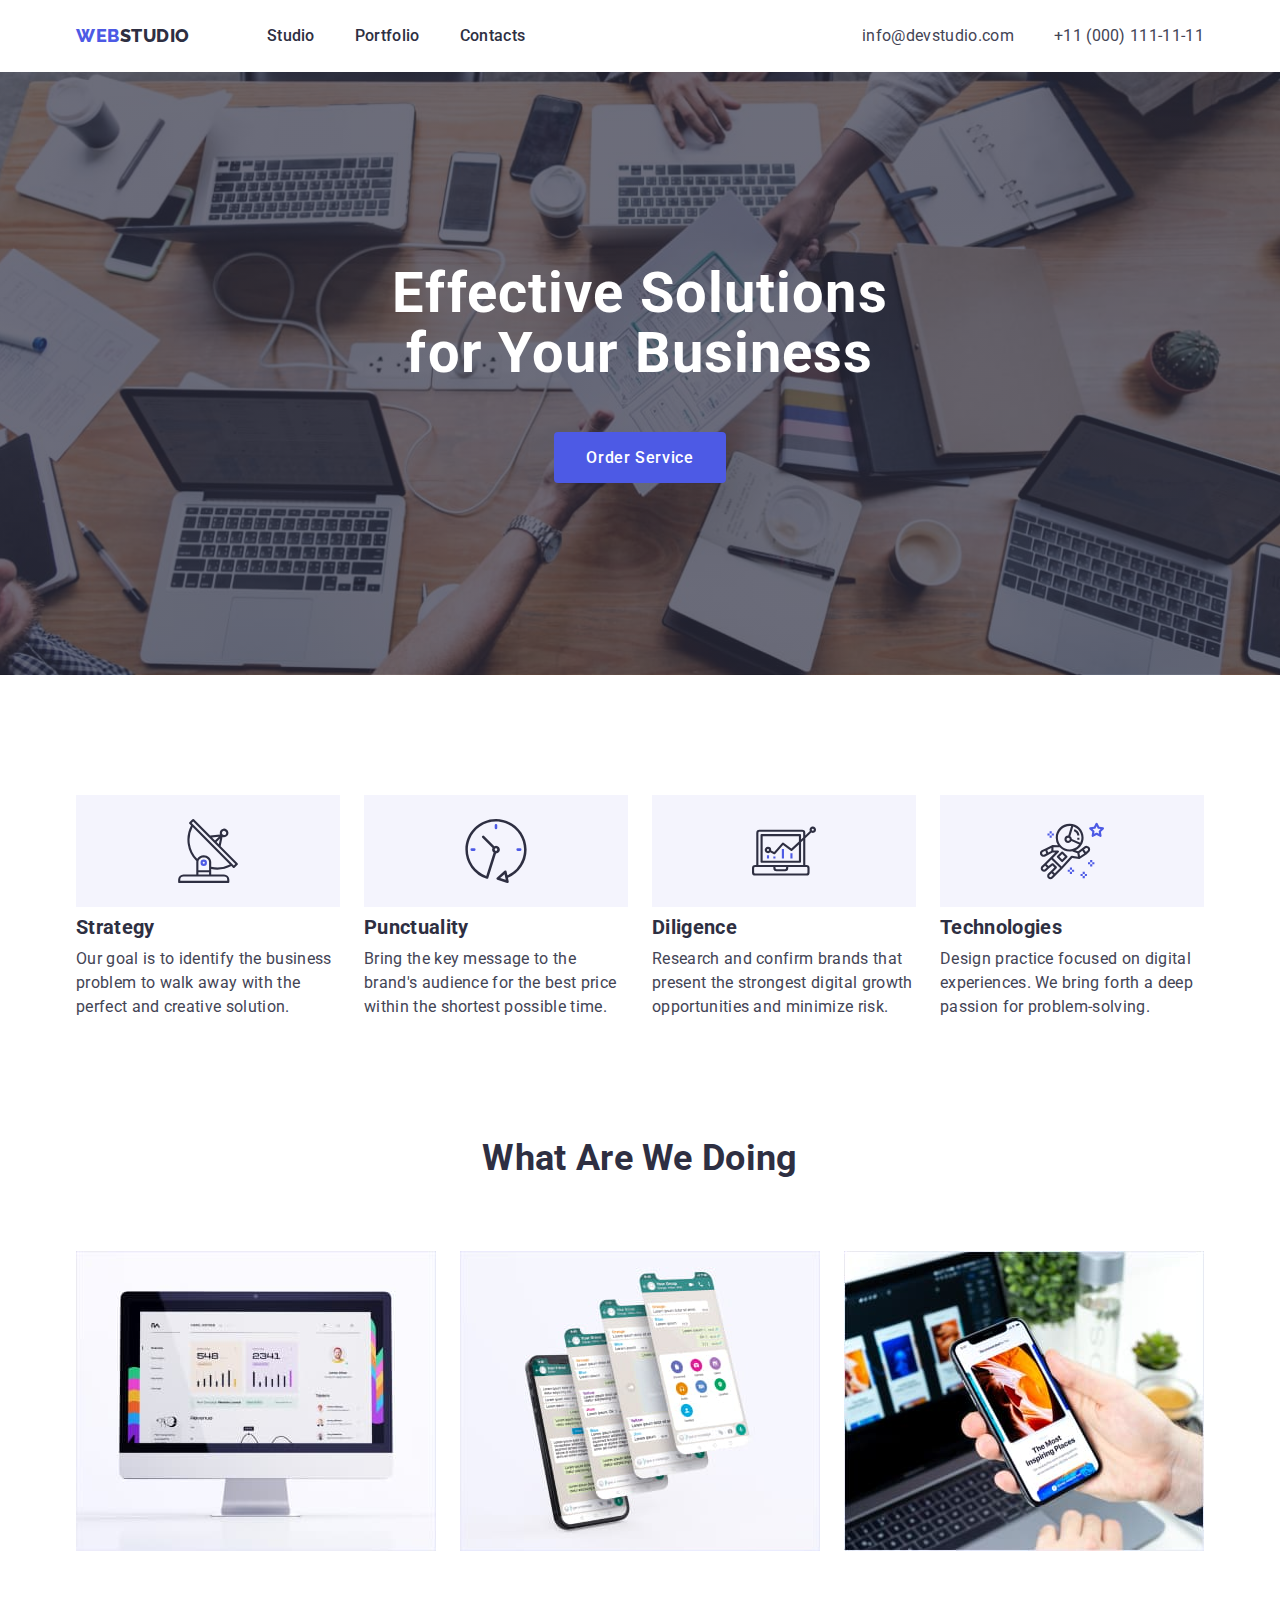
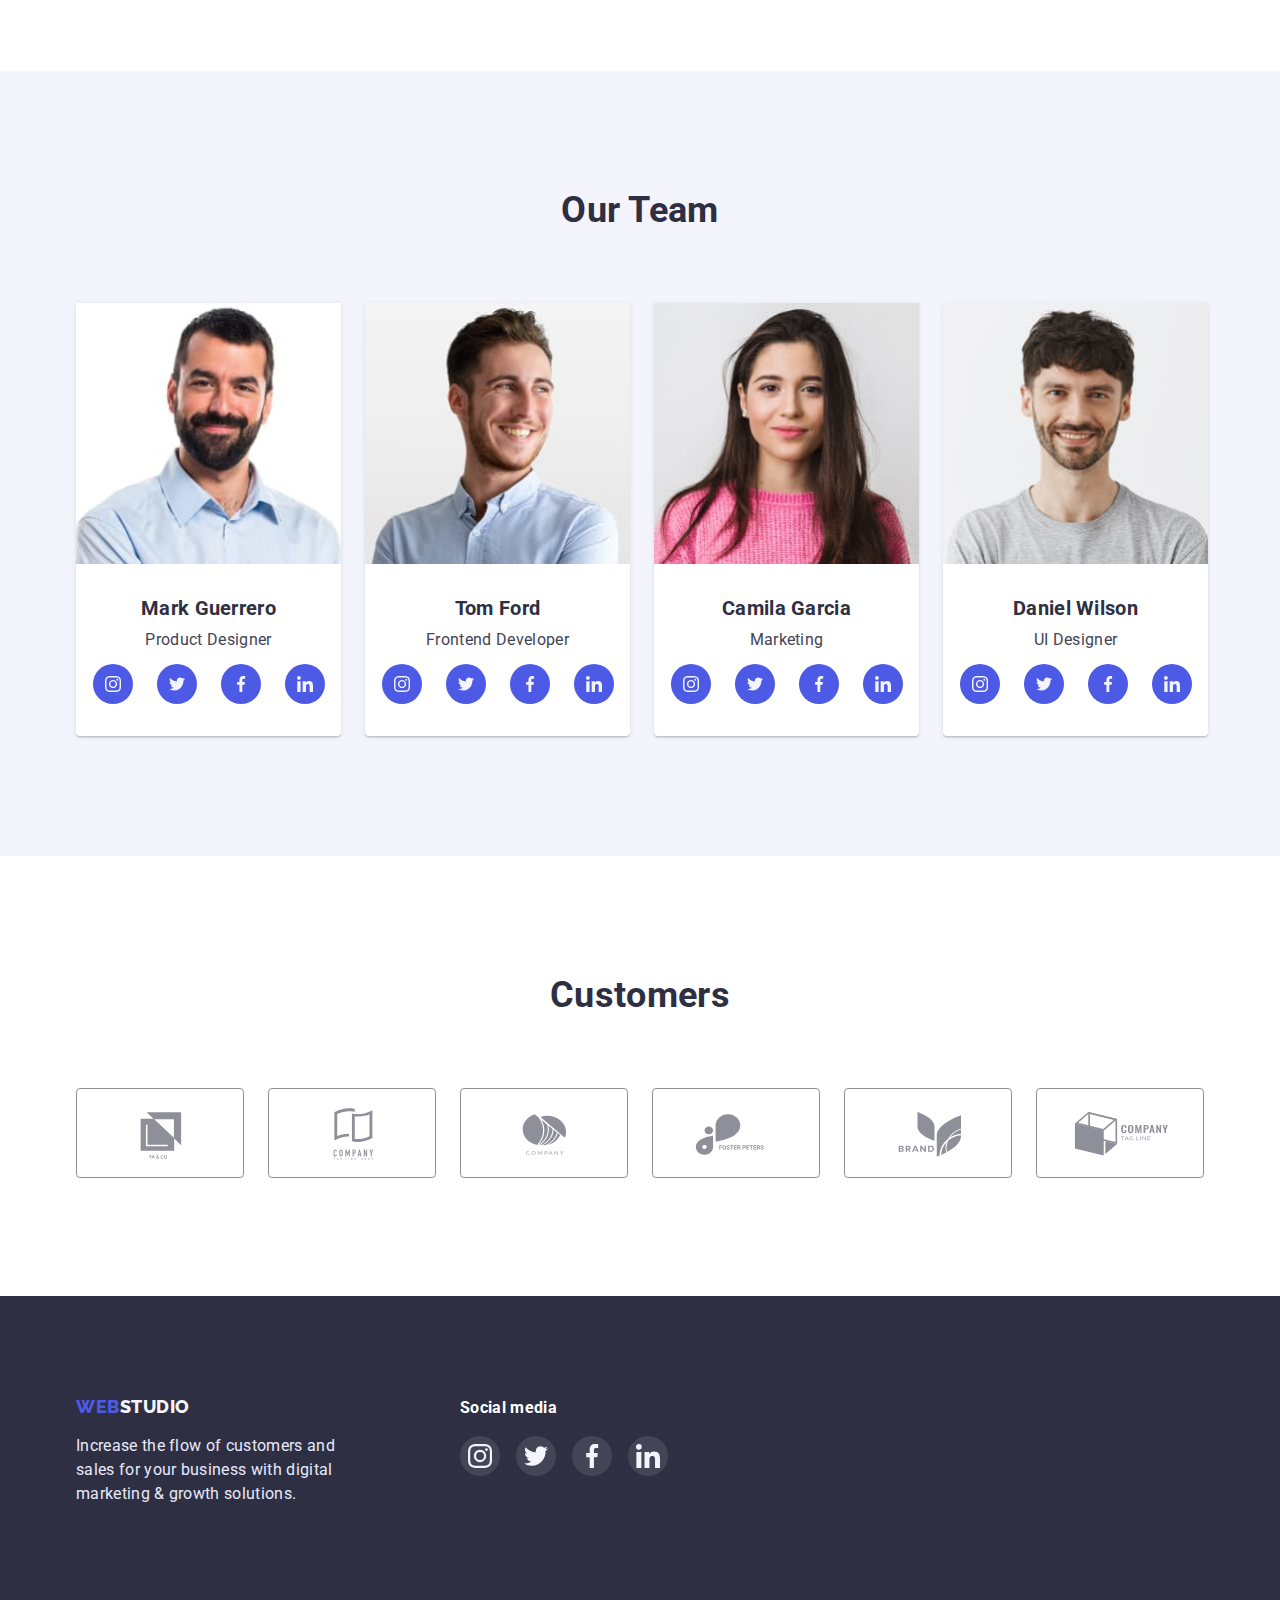
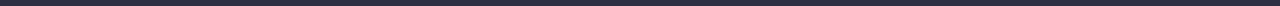
<file: index.html>
<!DOCTYPE html>
<html lang="en">
  <head>
    <meta charset="UTF-8" />
    <meta http-equiv="X-UA-Compatible" content="IE=edge" />
    <meta name="viewport" content="width=device-width, initial-scale=1.0" />
    <title>Webstudio</title>
    <link rel="preconnect" href="https://fonts.googleapis.com" />
    <link rel="preconnect" href="https://fonts.gstatic.com" crossorigin />
    <link
      href="https://fonts.googleapis.com/css2?family=Raleway:wght@700;800&family=Roboto:wght@400;500;700;900&display=swap"
      rel="stylesheet"
    />
    <link
      rel="stylesheet"
      href="https://cdn.jsdelivr.net/npm/modern-normalize@1.1.0/modern-normalize.min.css"
    />
    <link rel="stylesheet" href="./css/styles.css" />
  </head>
  <body>
    <!---INFO HEADER-->
    <header class="page-header">
      <div class="container page-header-container">
        <nav class="page-nav">
          <a class="logo-link link" href="./index.html"
            >Web<span class="logo-navy-blue">studio</span></a
          >
          <ul class="menu list">
            <li class="menu-item">
              <a class="menu-link link" href="">Studio</a>
            </li>
            <li class="menu-item">
              <a class="menu-link link" href="./portfolio.html">Portfolio</a>
            </li>
            <li class="menu-item">
              <a class="menu-link link" href="">Contacts</a>
            </li>
          </ul>
        </nav>
        <ul class="contact-information list">
          <li class="mail menu-contact">
            <a class="mail-adress link" href="mailto:info@devstudio.com"
              >info@devstudio.com</a
            >
          </li>
          <li class="tel menu-contact">
            <a class="phone-number link" href="tel:+110001111111"
              >+11 (000) 111-11-11</a
            >
          </li>
        </ul>
      </div>
    </header>

    <!--HERO-->
    <main>
      <section class="hero">
        <div class="container">
          <h1 class="hero-title">Effective Solutions for Your Business</h1>
          <button class="button-order" type="button">Order Service</button>
        </div>
      </section>

      <!--SECTION 1 FEATURE-->
      <section class="section-feature">
        <div class="container">
          <h2 class="visually-hidden titel">Feature</h2>
          <ul class="list feature-list">
            <li class="feature-item">
              <div class="bg-feature-item">
                <svg width="64" height="64">
                  <use href="./images/icons.svg#antenna"></use>
                </svg>
              </div>
              <h3 class="subtitle">Strategy</h3>
              <p class="text">
                Our goal is to identify the business problem to walk away with
                the perfect and creative solution.
              </p>
            </li>
            <li class="feature-item">
              <div class="bg-feature-item">
                <svg width="64" height="64">
                  <use href="./images/icons.svg#clock"></use>
                </svg>
              </div>
              <h3 class="subtitle">Punctuality</h3>
              <p class="text">
                Bring the key message to the brand's audience for the best price
                within the shortest possible time.
              </p>
            </li>
            <li class="feature-item">
              <div class="bg-feature-item">
                <svg width="64" height="64">
                  <use href="./images/icons.svg#diagram"></use>
                </svg>
              </div>
              <h3 class="subtitle">Diligence</h3>
              <p class="text">
                Research and confirm brands that present the strongest digital
                growth opportunities and minimize risk.
              </p>
            </li>
            <li class="feature-item">
              <div class="bg-feature-item">
                <svg width="64" height="64">
                  <use href="./images/icons.svg#astronaut"></use>
                </svg>
              </div>
              <h3 class="subtitle">Technologies</h3>
              <p class="text">
                Design practice focused on digital experiences. We bring forth a
                deep passion for problem-solving.
              </p>
            </li>
          </ul>
        </div>
      </section>

      <!--SECTION 2 WHAT ARE WE DOING-->
      <section class="section">
        <div class="container">
          <h2 class="titel">What are we doing</h2>
          <ul class="list work">
            <li>
              <img
                src="./images/monitorscreen.jpg"
                alt="computer screen"
                width="360"
              />
            </li>
            <li>
              <img
                src="./images/phonescreen.jpg"
                alt="mobile phone interface"
                width="360"
              />
            </li>
            <li>
              <img
                src="./images/phoneinheand.jpg"
                alt="phone in heand"
                width="360"
              />
            </li>
          </ul>
        </div>
      </section>

      <!--SECTION 3 ABOUT OUR TEAM-->
      <section class="team section">
        <div class="container">
          <h2 class="titel">Our Team</h2>
          <ul class="list team-members">
            <li class="team-list">
              <img
                src="./images/markguerrero.jpg"
                alt="Mark Guerrero photo"
                width="265"
              />
              <div class="team-name">
                <h3 class="subtitle">Mark Guerrero</h3>
                <p class="text">Product Designer</p>
                <ul class="social-list list">
                  <li class="social-list-item">
                    <a href="" class="social-list-link">
                      <svg class="social-list-icon" width="16" height="16">
                        <use href="./images/icons.svg#instagram-team"></use>
                      </svg>
                    </a>
                  </li>
                  <li class="social-list-item">
                    <a href="" class="social-list-link">
                      <svg class="social-list-icon" width="16" height="16">
                        <use href="./images/icons.svg#twitter-team"></use>
                      </svg>
                    </a>
                  </li>
                  <li class="social-list-item">
                    <a href="" class="social-list-link">
                      <svg class="social-list-icon" width="16" height="16">
                        <use href="./images/icons.svg#facebook-team"></use>
                      </svg>
                    </a>
                  </li>
                  <li class="social-list-item">
                    <a href="" class="social-list-link">
                      <svg class="social-list-icon" width="16" height="16">
                        <use href="./images/icons.svg#linkedin-team"></use>
                      </svg>
                    </a>
                  </li>
                </ul>
              </div>
            </li>
            <li class="team-list">
              <img
                src="./images/tomford.jpg"
                alt="Tom Ford photo"
                width="265"
              />
              <div class="team-name">
                <h3 class="subtitle">Tom Ford</h3>
                <p class="text">Frontend Developer</p>
                <ul class="social-list list">
                  <li class="social-list-item">
                    <a href="" class="social-list-link">
                      <svg class="social-list-icon" width="16" height="16">
                        <use href="./images/icons.svg#instagram-team"></use>
                      </svg>
                    </a>
                  </li>
                  <li class="social-list-item">
                    <a href="" class="social-list-link">
                      <svg class="social-list-icon" width="16" height="16">
                        <use href="./images/icons.svg#twitter-team"></use>
                      </svg>
                    </a>
                  </li>
                  <li class="social-list-item">
                    <a href="" class="social-list-link">
                      <svg class="social-list-icon" width="16" height="16">
                        <use href="./images/icons.svg#facebook-team"></use>
                      </svg>
                    </a>
                  </li>
                  <li class="social-list-item">
                    <a href="" class="social-list-link">
                      <svg class="social-list-icon" width="16" height="16">
                        <use href="./images/icons.svg#linkedin-team"></use>
                      </svg>
                    </a>
                  </li>
                </ul>
              </div>
            </li>
            <li class="team-list">
              <img
                src="./images/camilagarcia.jpg"
                alt="Camila Garcia photo"
                width="265"
              />
              <div class="team-name">
                <h3 class="subtitle">Camila Garcia</h3>
                <p class="text">Marketing</p>
                <ul class="social-list list">
                  <li class="social-list-item">
                    <a href="" class="social-list-link">
                      <svg class="social-list-icon" width="16" height="16">
                        <use href="./images/icons.svg#instagram-team"></use>
                      </svg>
                    </a>
                  </li>
                  <li class="social-list-item">
                    <a href="" class="social-list-link">
                      <svg class="social-list-icon" width="16" height="16">
                        <use href="./images/icons.svg#twitter-team"></use>
                      </svg>
                    </a>
                  </li>
                  <li class="social-list-item">
                    <a href="" class="social-list-link">
                      <svg class="social-list-icon" width="16" height="16">
                        <use href="./images/icons.svg#facebook-team"></use>
                      </svg>
                    </a>
                  </li>
                  <li class="social-list-item">
                    <a href="" class="social-list-link">
                      <svg class="social-list-icon" width="16" height="16">
                        <use href="./images/icons.svg#linkedin-team"></use>
                      </svg>
                    </a>
                  </li>
                </ul>
              </div>
            </li>
            <li class="team-list">
              <img
                src="./images/danielwilson.jpg"
                alt="Mark Guerrero photo"
                width="265"
              />
              <div class="team-name">
                <h3 class="subtitle">Daniel Wilson</h3>
                <p class="text">UI Designer</p>
                <ul class="social-list list">
                  <li class="social-list-item">
                    <a href="" class="social-list-link">
                      <svg class="social-list-icon" width="16" height="16">
                        <use href="./images/icons.svg#instagram-team"></use>
                      </svg>
                    </a>
                  </li>
                  <li class="social-list-item">
                    <a href="" class="social-list-link">
                      <svg class="social-list-icon" width="16" height="16">
                        <use href="./images/icons.svg#twitter-team"></use>
                      </svg>
                    </a>
                  </li>
                  <li class="social-list-item">
                    <a href="" class="social-list-link">
                      <svg class="social-list-icon" width="16" height="16">
                        <use href="./images/icons.svg#facebook-team"></use>
                      </svg>
                    </a>
                  </li>
                  <li class="social-list-item">
                    <a href="" class="social-list-link">
                      <svg class="social-list-icon" width="16" height="16">
                        <use href="./images/icons.svg#linkedin-team"></use>
                      </svg>
                    </a>
                  </li>
                </ul>
              </div>
            </li>
          </ul>
        </div>
      </section>
    </main>

    <!--SECTION 4 CUSTOMERS-->
    <section class="section">
      <div class="container">
        <h2 class="titel">Customers</h2>
        <ul class="customers-list list">
          <li class="customers-list-item">
            <a href="" class="customers-list-link">
              <svg class="customers-list-icon" width="104" height="56">
                <use href="./images/icons.svg#customers-one"></use>
              </svg>
            </a>
          </li>
          <li class="customers-list-item">
            <a href="" class="customers-list-link">
              <svg class="customers-list-icon" width="104" height="56">
                <use href="./images/icons.svg#customers-two"></use>
              </svg>
            </a>
          </li>
          <li class="customers-list-item">
            <a href="" class="customers-list-link">
              <svg class="customers-list-icon" width="104" height="56">
                <use href="./images/icons.svg#customers-three"></use>
              </svg>
            </a>
          </li>
          <li class="customers-list-item">
            <a href="" class="customers-list-link">
              <svg class="customers-list-icon" width="104" height="56">
                <use href="./images/icons.svg#customers-four"></use>
              </svg>
            </a>
          </li>
          <li class="customers-list-item">
            <a href="" class="customers-list-link">
              <svg class="customers-list-icon" width="104" height="56">
                <use href="./images/icons.svg#customers-five"></use>
              </svg>
            </a>
          </li>
          <li class="customers-list-item">
            <a href="" class="customers-list-link">
              <svg class="customers-list-icon" width="104" height="56">
                <use href="./images/icons.svg#customers-six"></use>
              </svg>
            </a>
          </li>
        </ul>
      </div>
    </section>

    <!--FOOTER PART-->
    <footer class="footer">
      <div class="footer-position container">
        <div class="footer-size">
          <a class="logo-link link logo-block" href="./index.html">
            Web<span class="logo-cloud-color">studio</span></a
          >
          <p class="footer-text">
            Increase the flow of customers and sales for your business with
            digital marketing & growth solutions.
          </p>
        </div>
        <div class="footer-social-media">
          <h4 class="title-social-media">Social media</h4>
          <ul class="footer-social-list list">
            <li class="social-media-list-item">
              <a href="" class="social-media-list-link">
                <svg class="social-media-list-icon" width="24" height="24">
                  <use href="./images/icons.svg#instagram-footer"></use>
                </svg>
              </a>
            </li>
            <li class="social-media-list-item">
              <a href="" class="social-media-list-link">
                <svg class="social-media-list-icon" width="24" height="24">
                  <use href="./images/icons.svg#twitter-footer"></use>
                </svg>
              </a>
            </li>
            <li class="social-media-list-item">
              <a href="" class="social-media-list-link">
                <svg class="social-media-list-icon" width="24" height="24">
                  <use href="./images/icons.svg#facebook-footer"></use>
                </svg>
              </a>
            </li>
            <li class="social-media-list-item">
              <a href="" class="social-media-list-link">
                <svg class="social-media-list-icon" width="24" height="24">
                  <use href="./images/icons.svg#linkedin-footer"></use>
                </svg>
              </a>
            </li>
          </ul>
        </div>
      </div>
    </footer>
  </body>
</html>
</file>
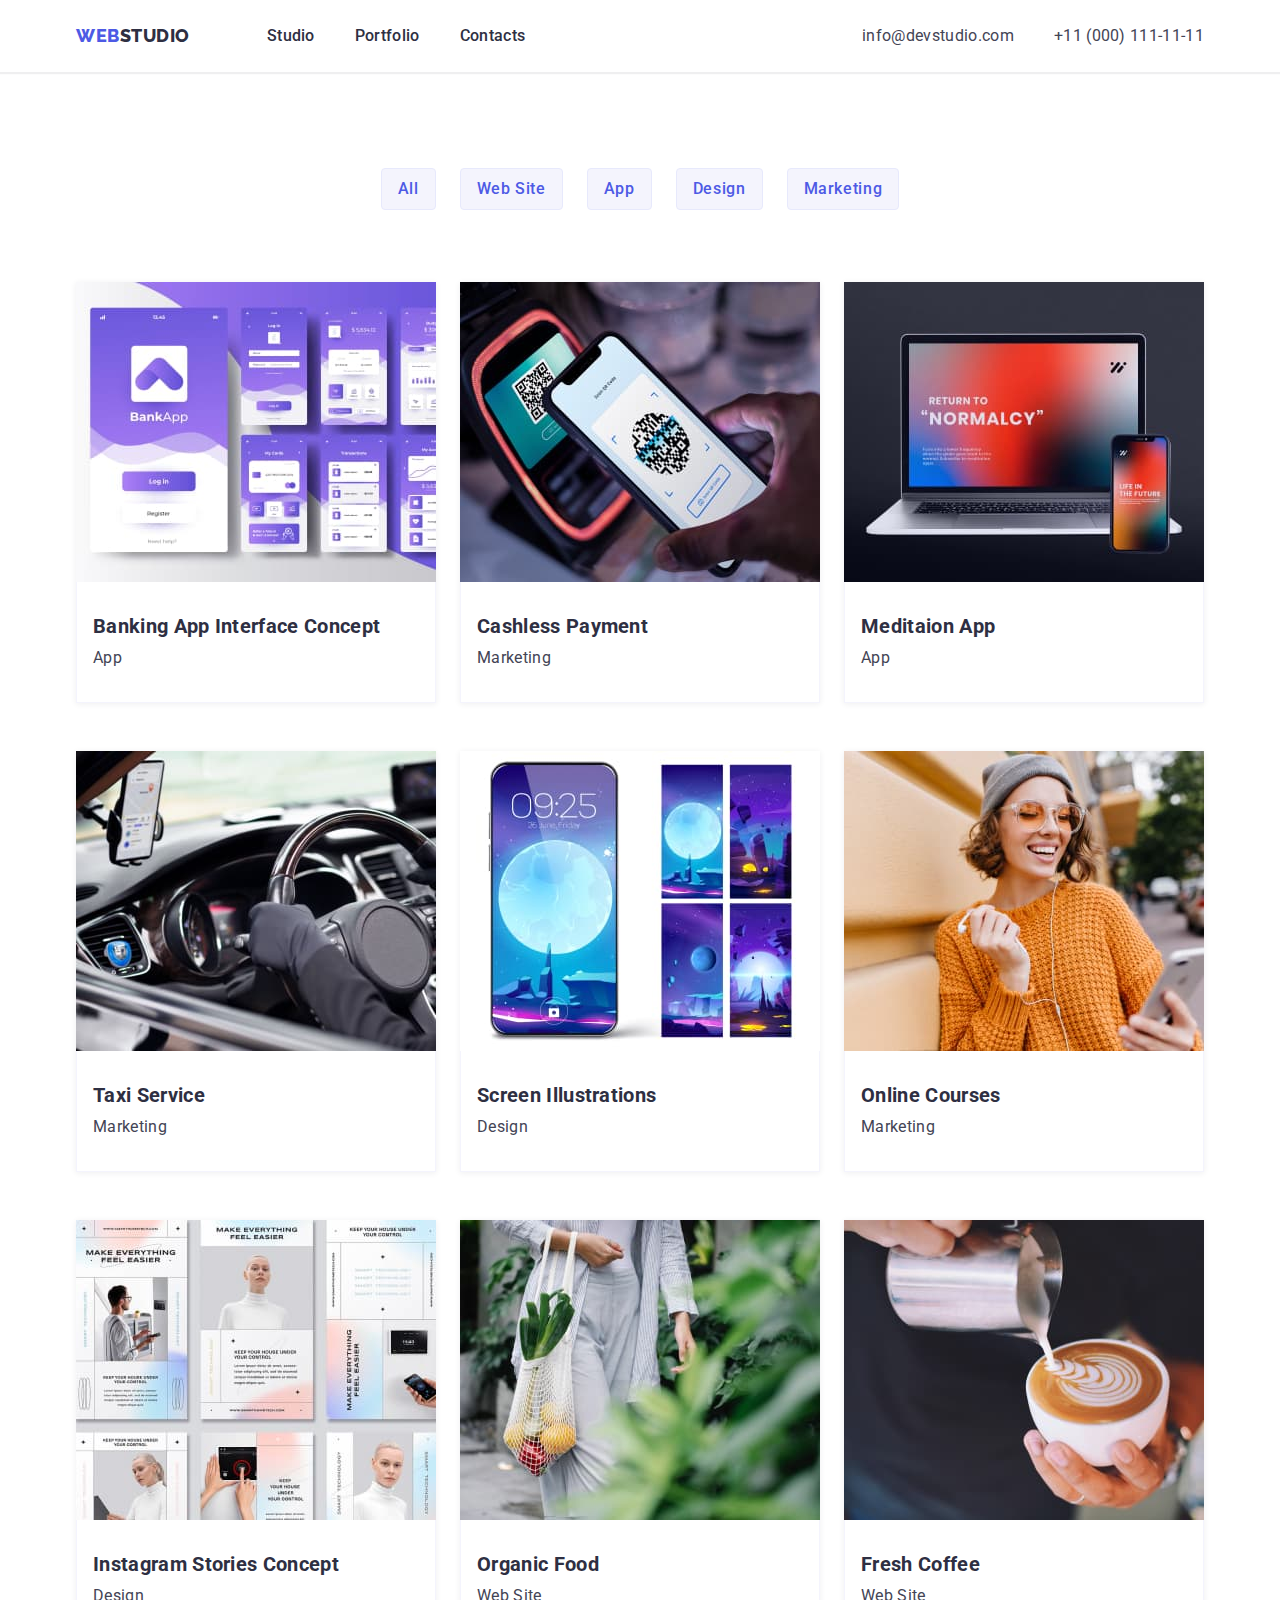
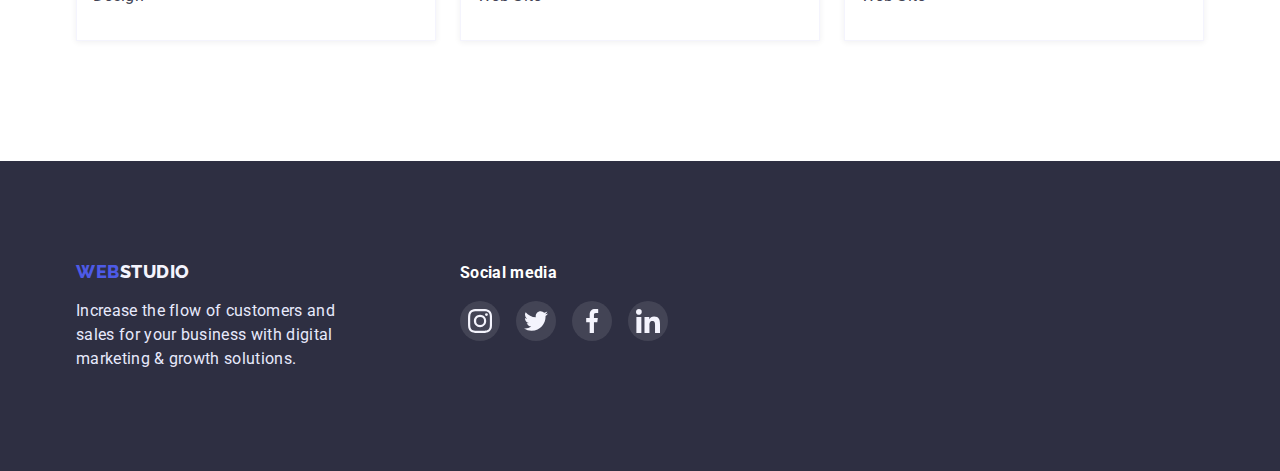
<file: portfolio.html>
<!DOCTYPE html>
<html lang="en">
  <head>
    <meta charset="UTF-8" />
    <meta http-equiv="X-UA-Compatible" content="IE=edge" />
    <meta name="viewport" content="width=device-width, initial-scale=1.0" />
    <title>Portfolio</title>
    <link rel="preconnect" href="https://fonts.googleapis.com" />
    <link rel="preconnect" href="https://fonts.gstatic.com" crossorigin />
    <link
      href="https://fonts.googleapis.com/css2?family=Raleway:wght@700;800&family=Roboto:wght@400;500;700;900&display=swap"
      rel="stylesheet"
    />
    <link
      rel="stylesheet"
      href="https://cdn.jsdelivr.net/npm/modern-normalize@1.1.0/modern-normalize.min.css"
    />
    <link rel="stylesheet" href="./css/styles.css" />
  </head>
  <body>
    <!---INFO HEADER-->
    <header class="page-header">
      <div class="container page-header-container">
        <nav class="page-nav">
          <a class="logo-link link" href="./index.html"
            >Web<span class="logo-navy-blue">studio</span></a
          >
          <ul class="menu list">
            <li class="menu-item">
              <a class="menu-link link" href="./index.html">Studio</a>
            </li>
            <li class="menu-item">
              <a class="menu-link link" href="">Portfolio</a>
            </li>
            <li class="menu-item">
              <a class="menu-link link" href="">Contacts</a>
            </li>
          </ul>
        </nav>
        <ul class="contact-information list">
          <li class="mail menu-contact">
            <a class="mail-adress link" href="mailto:info@devstudio.com"
              >info@devstudio.com</a
            >
          </li>
          <li class="tel menu-contact">
            <a class="phone-number link" href="tel:+110001111111"
              >+11 (000) 111-11-11</a
            >
          </li>
        </ul>
      </div>
    </header>

    <!--MAIN FILTERS LIST-->
    <main>
      <section>
        <div class="container">
          <h1 class="portfolio-title visually-hidden">Our product</h1>
          <ul class="list filters-list-item">
            <li>
              <button type="button" class="filters-list">All</button>
            </li>
            <li>
              <button type="button" class="filters-list">Web Site</button>
            </li>
            <li>
              <button type="button" class="filters-list">App</button>
            </li>
            <li>
              <button type="button" class="filters-list">Design</button>
            </li>
            <li>
              <button type="button" class="filters-list">Marketing</button>
            </li>
          </ul>

          <!--MAIN CONTENT PICTURES-->
          <ul class="list portfolio-list">
            <li class="portfolio-list-card">
              <a href="" class="portfolio-link link"
                ><img
                  src="./images/banking-app.jpg"
                  alt="Banking App Interface"
                  width="360"
                  height="300"
                />
                <div class="portfolio-card-text">
                  <h2 class="subtitle">Banking App Interface Concept</h2>
                  <p class="text">App</p>
                </div></a
              >
            </li>
            <li class="portfolio-list-card">
              <a href="" class="portfolio-link link"
                ><img
                  src="./images/cashless-payment.jpg"
                  alt="Phone scans QR code"
                  width="360"
                  height="300"
                />
                <div class="portfolio-card-text">
                  <h2 class="subtitle">Cashless Payment</h2>
                  <p class="text">Marketing</p>
                </div></a
              >
            </li>
            <li class="portfolio-list-card">
              <a href="" class="portfolio-link link"
                ><img
                  src="./images/meditaion-app.jpg"
                  alt="Lap top and phone"
                  width="360"
                  height="300"
                />
                <div class="portfolio-card-text">
                  <h2 class="subtitle">Meditaion App</h2>
                  <p class="text">App</p>
                </div></a
              >
            </li>
            <li class="portfolio-list-card">
              <a href="" class="portfolio-link link"
                ><img
                  src="./images/taxi-service.jpg"
                  alt="Interior in the car"
                  width="360"
                  height="300"
                />
                <div class="portfolio-card-text">
                  <h2 class="subtitle">Taxi Service</h2>
                  <p class="text">Marketing</p>
                </div></a
              >
            </li>
            <li class="portfolio-list-card">
              <a href="" class="portfolio-link link"
                ><img
                  src="./images/screen-illustration.jpg"
                  alt="Phone screen"
                  width="360"
                  height="300"
                />
                <div class="portfolio-card-text">
                  <h2 class="subtitle">Screen Illustrations</h2>
                  <p class="text">Design</p>
                </div></a
              >
            </li>
            <li class="portfolio-list-card">
              <a href="" class="portfolio-link link"
                ><img
                  src="./images/online-courses.jpg"
                  alt="Girl with a phone"
                  width="360"
                  height="300"
                />
                <div class="portfolio-card-text">
                  <h2 class="subtitle">Online Courses</h2>
                  <p class="text">Marketing</p>
                </div></a
              >
            </li>
            <li class="portfolio-list-card">
              <a href="" class="portfolio-link link"
                ><img
                  src="./images/insta-stories.jpg"
                  alt="Designer paintings"
                  width="360"
                  height="300"
                />
                <div class="portfolio-card-text">
                  <h2 class="subtitle">Instagram Stories Concept</h2>
                  <p class="text">Design</p>
                </div></a
              >
            </li>
            <li class="portfolio-list-card">
              <a href="" class="portfolio-link link"
                ><img
                  src="./images/organic-food.jpg"
                  alt="Woman with fruit"
                  width="360"
                  height="300"
                />
                <div class="portfolio-card-text">
                  <h2 class="subtitle">Organic Food</h2>
                  <p class="text">Web Site</p>
                </div></a
              >
            </li>
            <li class="portfolio-list-card">
              <a href="" class="portfolio-link link"
                ><img
                  src="./images/fresh-coffee.jpg"
                  alt="Barista makes coffee"
                  width="360"
                  height="300"
                />
                <div class="portfolio-card-text">
                  <h2 class="subtitle">Fresh Coffee</h2>
                  <p class="text">Web Site</p>
                </div></a
              >
            </li>
          </ul>
        </div>
      </section>
    </main>

    <!--FOOTER PART-->
    <footer class="footer">
      <div class="footer-position container">
        <div class="footer-size">
          <a class="logo-link link logo-block" href="./index.html">
            Web<span class="logo-cloud-color">studio</span></a
          >
          <p class="footer-text">
            Increase the flow of customers and sales for your business with
            digital marketing & growth solutions.
          </p>
        </div>
        <div class="footer-social-media">
          <h4 class="title-social-media">Social media</h4>
          <ul class="footer-social-list list">
            <li class="social-media-list-item">
              <a href="" class="social-media-list-link">
                <svg class="social-media-list-icon" width="24" height="24">
                  <use href="./images/icons.svg#instagram-footer"></use>
                </svg>
              </a>
            </li>
            <li class="social-media-list-item">
              <a href="" class="social-media-list-link">
                <svg class="social-media-list-icon" width="24" height="24">
                  <use href="./images/icons.svg#twitter-footer"></use>
                </svg>
              </a>
            </li>
            <li class="social-media-list-item">
              <a href="" class="social-media-list-link">
                <svg class="social-media-list-icon" width="24" height="24">
                  <use href="./images/icons.svg#facebook-footer"></use>
                </svg>
              </a>
            </li>
            <li class="social-media-list-item">
              <a href="" class="social-media-list-link">
                <svg class="social-media-list-icon" width="24" height="24">
                  <use href="./images/icons.svg#linkedin-footer"></use>
                </svg>
              </a>
            </li>
          </ul>
        </div>
      </div>
    </footer>
  </body>
</html>
</file>
<file: css/styles.css>
/* ЗМІННІ ЗНАЧЕННЯ */

:root {
    --accent-color: #2E2F42;
    --secondary-color: #434455;
    --iris-color: #4D5AE5;
    --primary-white-color: #FFFFFF;
    --button-active-color: #404BBF;
    --cloud-color: #F4F4FD;
    --footer-text-color: #E7E9FC;
    --header-color-shadow: 0px 2px 1px rgba(46, 47, 66, 0.08);
    --team-list-color-shadow: 0px 1px 6px rgba(46, 47, 66, 0.08),
        0px 1px 1px rgba(46, 47, 66, 0.16),
        0px 2px 1px rgba(46, 47, 66, 0.08);
    --portolio-card-shadow: 0px 1px 6px rgba(46, 47, 66, 0.08);
    --social-list-link-hower-focus-bg-color: #31D0AA;
    --customers-list-color: #8E8F99;
}

/* ДЕФОЛТНІ СКИДАННЯ */

h1,
h2,
h3,
h4,
p {
    margin-top: 0;
    margin-bottom: 0;
}

ul,
ol {
    margin-top: 0;
    margin-bottom: 0;
    padding-left: 0;
}

img {
    display: block;
}


.list {
    list-style: none;
}

.link {
    text-decoration: none;
}

button {
    cursor: pointer;
}

/* ГЛОБАЛЬНІ ЗНАЧЕННЯ */
body {
    color: var(--accent-color);
    background-color: var(--primary-white-color);
    font-family: 'Roboto', sans-serif;
    font-weight: 400;
    font-size: 16px;
    line-height: 1.5;
    letter-spacing: 0.02em;
}

.container {
    width: 1158px;
    margin-left: auto;
    margin-right: auto;
    padding-left: 15px;
    padding-right: 15px;
}

.section {
    padding-top: 120px;
    padding-bottom: 120px;
}


/* WEBSTUDIO */

/* HEADER STYLES */

.page-header {
    padding-top: 24px;
    padding-bottom: 24px;
    box-shadow: var(--header-color-shadow);
}

.page-header-container {
    display: flex;
    align-items: center;
}

.page-nav {
    display: flex;
    align-items: center;
}

.menu {
    display: flex;
    align-items: center;
}

.contact-information {
    margin-left: auto;
    display: flex;
    align-items: center;
}

.logo-link {
    margin-right: 77px;

    font-family: 'Raleway', sans-serif;
    font-weight: 800;
    font-size: 18px;
    line-height: 1.16;
    letter-spacing: 0.03em;
    color: var(--iris-color);
    text-transform: uppercase;
}


.logo-navy-blue {
    color: var(--accent-color);
}

.menu-item:not(:last-child) {
    margin-right: 40px;
}

.menu-link {
    font-weight: 500;
    color: var(--accent-color);
}

.menu-link:hover,
.menu-link:focus {
    color: var(--secondary-color);
}

.menu-link:active {
    color: var(--iris-color);
}

.mail-adress,
.phone-number {
    color: var(--secondary-color);
}

.phone-number:hover,
.mail-adress:hover,
.phone-number:focus,
.mail-adress:focus {
    color: var(--iris-color);
}

.menu-contact:first-child {
    margin-right: 40px;
}

/* HERO */

.hero {
    max-width: 1440px;
    margin-left: auto;
    margin-right: auto;
    padding-top: 192px;
    padding-bottom: 192px;
    text-align: center;
    background-image: linear-gradient(rgba(46, 47, 66, 0.7), rgba(46, 47, 66, 0.7)), url("../images/hero-picture.jpg");
    background-size: cover;
    background-position: center;
    background-color: var(--accent-color);
}

.hero-title {
    margin-left: auto;
    margin-right: auto;
    margin-bottom: 48px;
    max-width: 500px;
    font-weight: 700;
    font-size: 56px;
    line-height: 1.07;
    letter-spacing: 0.02em;
    color: var(--primary-white-color);
}

.button-order {
    padding: 16px 32px;
    border: none;
    border-radius: 4px;
    font-family: inherit;
    font-weight: 500;
    font-size: 16px;
    line-height: 1.19;
    letter-spacing: 0.04em;
    color: var(--primary-white-color);
    background: var(--iris-color);
}

.button-order:hover,
.button-order:focus {
    background: var(--iris-color);
    box-shadow: 0px 1px 6px rgba(46, 47, 66, 0.08), 0px 1px 1px rgba(46, 47, 66, 0.16), 0px 2px 1px rgba(46, 47, 66, 0.08);
}

.button-order:active {
    background: var(--button-active-color);
    box-shadow: 0px 4px 4px rgba(0, 0, 0, 0.15);
}

/* < !--SECTION 1 FEATURE--> */

.bg-feature-item {
    display: flex;
    align-items: center;
    justify-content: center;
    padding-top: 24px;
    padding-bottom: 24px;
    margin-bottom: 8px;
    background-color: var(--cloud-color);
}

.section-feature {
    padding-top: 120px;
}

.feature-list {
    display: flex;
    justify-content: center;
    align-items: center;
    gap: 24px;
}

.feature-item {
    width: 264px;
}


.visually-hidden {
    position: absolute;
    white-space: nowrap;
    width: 1px;
    height: 1px;
    overflow: hidden;
    border: 0;
    padding: 0;
    clip: rect(0 0 0 0);
    clip-path: inset(50%);
    margin: -1px;
}

.titel {
    font-weight: 700;
    font-size: 36px;
    line-height: 1.11;
    text-align: center;
    text-transform: capitalize;
    color: var(--accent-color);
    margin-bottom: 72px;
}

.subtitle {
    font-weight: 700;
    font-size: 20px;
    line-height: 1.2;
    color: var(--accent-color);
    margin-bottom: 8px;
}

.text {
    color: var(--secondary-color);
}

/* SECTION 2 WHAT ARE WE DOING */

.work {
    display: flex;
    align-items: center;
    gap: 24px;
}


/* < !--SECTION 3 ABOUT OUR TEAM-->*/
.team {
    background-color: var(--cloud-color);
}

.team-list {
    background-color: var(--primary-white-color);
    box-shadow: var(--team-list-color-shadow);
    border-radius: 0px 0px 4px 4px;
}

.team-members {
    display: flex;
    align-items: center;
    gap: 24px;

}

.team-name {
    padding: 32px 16px;
    text-align: center;
}

.social-list {
    display: flex;
    justify-content: center;
    gap: 24px;
    margin-top: 12px;
}

.social-list-link {
    display: flex;
    justify-content: center;
    align-items: center;
    width: 40px;
    height: 40px;
    border-radius: 50%;
    background-color: var(--iris-color);
}

.social-list-link:hover,
.social-list-link:focus {
    background-color: var(--social-list-link-hower-focus-bg-color);
}

.social-list-icon {
    fill: var(--cloud-color);
}

/* SECTION 4 CUSTOMERS */

.customers-list {
    display: flex;
    justify-content: center;
    align-items: center;
    gap: 24px;
}

.customers-list-item {
    width: 168px;
    height: 88px;
}

.customers-list-link {
    display: flex;
    justify-content: center;
    align-items: center;
    padding: 16px 32px;
    border: 1px solid var(--customers-list-color);
    border-radius: 4px;
    color: var(--customers-list-color);
}

.customers-list-icon {
    fill: currentColor;
}

.customers-list-link:hover,
.customers-list-link:focus {
    border-color: var(--iris-color);
}

.customers-list-item>a:hover,
.customers-list-item>a:focus {
    color: var(--iris-color);
}

/* PORTFOLIO */

.portfolio-title {
    font-weight: 500;
    font-size: 56px;
    line-height: 1.07;
    letter-spacing: 0.02em;
    color: var(--accent-color);
}

.filters-list {
    padding: 8px 16px;
    border: 1px solid var(--footer-text-color);
    border-radius: 4px;
    font-family: inherit;
    font-weight: 500;
    font-size: 16px;
    line-height: 1.5;
    border-radius: 4px;
    letter-spacing: 0.04em;
    color: var(--iris-color);
    background: var(--cloud-color);
    text-align: center;
}

.filters-list:hover,
.filters-list:focus {
    color: var(--primary-white-color);
    background-color: var(--iris-color);
    border: 1px solid var(--iris-color);
    box-shadow: 0px 3px 1px rgba(0, 0, 0, 0.1), 0px 2px 1px rgba(0, 0, 0, 0.08), 0px 2px 2px rgba(0, 0, 0, 0.12);
}

.filters-list:active {
    color: var(--primary-white-color);
    background-color: var(--iris-color);
}

.filters-list-item {
    display: flex;
    justify-content: center;
    align-items: center;
    gap: 24px;
    padding-top: 96px;
    margin-bottom: 72px;
}

.portfolio-list {
    display: flex;
    flex-wrap: wrap;
    row-gap: 48px;
    column-gap: 24px;
    padding-bottom: 120px;

}

.portfolio-list-card {
    box-shadow: var(--portolio-card-shadow);
}

.portfolio-card-text {

    border-left: 0.5px solid var(--cloud-color);
    border-bottom: 0.5px solid var(--cloud-color);
    border-right: 0.5px solid var(--cloud-color);

    padding-top: 32px;
    padding-bottom: 32px;
    padding-left: 16px;
}

.portfolio-link {
    display: block;
}

.portfolio-link:hover,
.portfolio-link:focus {

    box-shadow: 0px 1px 6px rgba(46, 47, 66, 0.08),
        0px 1px 1px rgba(46, 47, 66, 0.16),
        0px 2px 1px rgba(46, 47, 66, 0.08);
}

/* < !--FOOTER PART--> */

.footer .logo-block {
    display: block;
    margin-bottom: 16px;
}

.footer {
    padding-top: 100px;
    padding-bottom: 100px;
    background: var(--accent-color);
}

.footer-size {
    margin-left: 0;
    margin-right: 120px;
    width: 264px;
}

.footer-position {
    display: flex;
    align-items: baseline;
}

.logo-cloud-color {
    font-family: 'Raleway', sans-serif;
    font-weight: 800;
    font-size: 18px;
    line-height: 1.16;
    letter-spacing: 0.03em;
    color: var(--cloud-color);
    text-transform: uppercase;
}

.footer-text {
    color: var(--footer-text-color);
}

.title-social-media {
    font-weight: 700;
    font-size: 16px;
    line-height: 1.5;
    color: var(--primary-white-color);
    margin-bottom: 16px;

}

.footer-social-media {
    display: block;
    align-items: center;
    justify-content: center;
}

.footer-social-list {
    display: flex;
    align-items: center;
    justify-content: center;
    gap: 16px;
}

.social-media-list-link {
    display: flex;
    justify-content: center;
    align-items: center;
    width: 40px;
    height: 40px;
    border-radius: 50%;
    background-color: rgba(255, 255, 255, 0.1);
}

.social-media-list-link:hover,
.social-media-list-link:focus {
    background-color: var(--social-list-link-hower-focus-bg-color);
}
</file>
